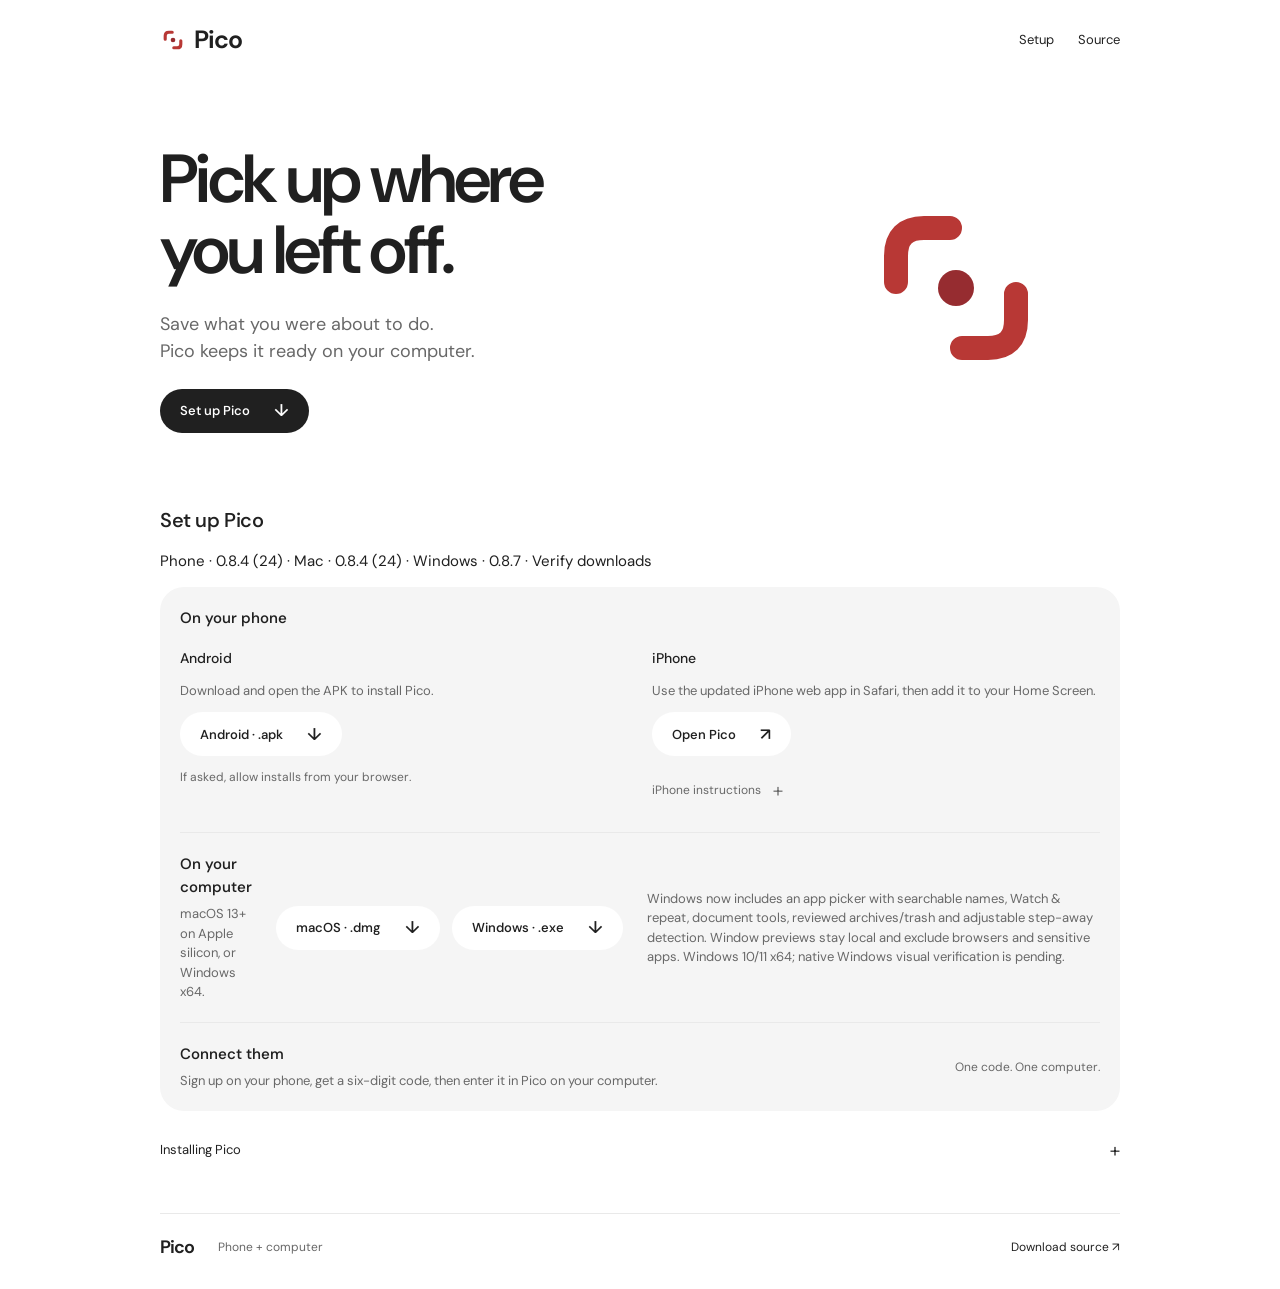
<file: website/index.html>
<!doctype html>
<html lang="en">

<head>
    <meta charset="utf-8">
    <meta name="viewport" content="width=device-width,initial-scale=1">
    <meta name="color-scheme" content="light dark">
    <meta name="theme-color" content="#ffffff">
    <title>Pico · Set up your companion</title>
    <meta name="description"
        content="Connect Pico on your phone and computer. Save what you were about to do, and return to it later.">
    <link rel="icon" href="assets/branding/pico-mark.svg">
    <link rel="stylesheet" href="style.css">
</head>

<body>
    <header class="shell"><a class="brand" href="#top" aria-label="Pico home"><img src="assets/branding/pico-mark.svg"
                alt="" width="26" height="26">Pico</a>
        <nav aria-label="Main navigation"><a href="#setup">Setup</a><a href="/download/Pico-source.zip">Source</a></nav>
    </header>
    <main class="shell" id="top">
        <section class="intro" aria-labelledby="intro-title">
            <div class="intro-copy">
                <h1 id="intro-title">Pick up where<br>you left off.</h1>
                <p>Save what you were about to do.<br>Pico keeps it ready on your computer.</p><a class="button primary"
                    href="#setup">Set up Pico <span aria-hidden="true">↓</span></a>
            </div><img class="hero-logo" src="assets/branding/pico-mark.svg" width="200" height="200" alt="Pico logo">
        </section>
        <section class="setup" id="setup" aria-labelledby="setup-title">
            <h2 id="setup-title">Set up Pico</h2>
            <p class="install-note">Phone · 0.8.4 (24) · Mac · 0.8.4 (24) · Windows · 0.8.7 · <a href="/download/SHA256SUMS">Verify downloads</a></p>
            <div class="steps">
                <article class="step phone-step">
                    <div class="step-copy"><h3>On your phone</h3></div>
                    <div class="phone-options">
                        <div class="phone-option">
                            <h4>Android</h4>
                            <p>Download and open the APK to install Pico.</p>
                            <a class="button secondary" href="/download/Pico-Android.apk?v=0.8.4-24" download>Android · .apk <span aria-hidden="true">↓</span></a>
                            <p class="install-note">If asked, allow installs from your browser.</p>
                        </div>
                        <div class="phone-option">
                            <h4>iPhone</h4>
                            <p>Use the updated iPhone web app in Safari, then add it to your Home Screen.</p>
                            <a class="button secondary" href="/phone/">Open Pico <span aria-hidden="true">↗</span></a>
                            <details class="iphone-instructions">
                                <summary>iPhone instructions <span aria-hidden="true">+</span></summary>
                                <ol>
                                    <li>Open Pico in Safari and tap Share.</li>
                                    <li>Choose Add to Home Screen. Enable Open as Web App if shown, then tap Add.</li>
                                    <li>Open Pico from its Home Screen icon and sign up.</li>
                                </ol>
                            </details>
                        </div>
                    </div>
                </article>
                <article class="step">
                    <div class="step-copy">
                        <h3>On your computer</h3>
                        <p>macOS 13+ on Apple silicon, or Windows x64.</p>
                    </div>
                    <div class="platforms"><a class="button secondary" href="/download/Pico-macOS.dmg?v=0.8.4-24">macOS · .dmg
                            <span aria-hidden="true">↓</span></a><a class="button secondary"
                            href="/download/Pico-Setup.exe?v=0.8.7">Windows · .exe <span aria-hidden="true">↓</span></a></div>
                    <p class="install-note">Windows now includes an app picker with searchable names, Watch &amp; repeat, document tools, reviewed archives/trash and adjustable step-away detection. Window previews stay local and exclude browsers and sensitive apps. Windows 10/11 x64; native Windows visual verification is pending.</p>
                </article>
                <article class="step">
                    <div class="step-copy">
                        <h3>Connect them</h3>
                        <p>Sign up on your phone, get a six-digit code, then enter it in Pico on your computer.</p>
                    </div><span class="step-note">One code. One computer.</span>
                </article>
            </div>
            <details class="install">
                <summary>Installing Pico <span aria-hidden="true">+</span></summary>
                <div class="install-content">
                    <p>On macOS, open the disk image and drag Pico into Applications. On Windows, run Pico-Setup.exe to
                        install for your account.</p>
                    <p>In Pico, enter the six-digit connection code from your phone.</p>
                </div>
            </details>
        </section>
        <footer><a class="brand" href="#top">Pico</a>
            <p>Phone + computer</p><a href="/download/Pico-source.zip">Download source <span
                    aria-hidden="true">↗</span></a>
        </footer>
        <p class="sr-only" id="copy-status" role="status" aria-live="polite"></p>
    </main>
    <script src="site.js"></script>
</body>

</html>
</file>
<file: website/style.css>
@font-face {
    font-family: DM;
    src: url('assets/fonts/DMSans.ttf');
    font-display: swap
}

:root {
    color-scheme: light dark;
    --canvas: #fff;
    --ink: #202020;
    --muted: #686868;
    --surface: #f5f5f5;
    --line: #e9e9e9;
    --accent: #B83835;
    --button: #202020;
    --on-button: #fff
}

@media(prefers-color-scheme:dark) {
    :root {
        --canvas: #161616;
        --ink: #f5f5f5;
        --muted: #aaa;
        --surface: #222;
        --line: #333;
        --button: #f5f5f5;
        --on-button: #202020
    }
}

* {
    box-sizing: border-box
}

html {
    scroll-behavior: smooth;
    scroll-padding-top: 24px
}

body {
    margin: 0;
    background: var(--canvas);
    color: var(--ink);
    font: 15px/1.5 DM, system-ui, sans-serif
}

a {
    color: inherit;
    text-decoration: none
}

button,
select {
    font: inherit
}

.shell {
    width: min(100%, 984px);
    margin-inline: auto;
    padding-inline: 12px
}

header {
    height: 80px;
    display: flex;
    align-items: center;
    justify-content: space-between;
    gap: 12px
}

.brand {
    display: inline-flex;
    align-items: center;
    gap: 8px;
    font-size: 25px;
    font-weight: 650;
    letter-spacing: -1px
}

nav {
    display: flex;
    align-items: center;
    gap: 24px;
    font-size: 13px
}

nav a {
    padding-block: 12px
}

nav a:hover,
footer a:hover {
    text-decoration: underline;
    text-underline-offset: 5px
}

.theme-picker select {
    border: 0;
    border-radius: 10px;
    padding: 8px 24px 8px 10px;
    background: var(--surface);
    color: var(--ink);
    font-size: 12px;
    cursor: pointer
}

.intro {
    display: flex;
    align-items: center;
    justify-content: space-between;
    gap: 48px;
    padding: 64px 0 60px
}

h1 {
    font-size: clamp(44px, 6.1vw, 68px);
    font-weight: 600;
    line-height: 1.05;
    letter-spacing: -3px;
    margin: 0
}

.intro p {
    font-size: 18px;
    line-height: 1.5;
    color: var(--muted);
    margin: 24px 0
}

.button {
    display: inline-flex;
    align-items: center;
    justify-content: center;
    gap: 24px;
    white-space: nowrap;
    min-height: 44px;
    border-radius: 24px;
    padding: 12px 20px;
    font-size: 13px;
    font-weight: 550
}

.button span {
    font-size: 17px;
    line-height: 1
}

.primary {
    color: var(--on-button);
    background: var(--button);
    margin-top: 0
}

.secondary {
    background: var(--surface);
    color: var(--ink)
}

.button:hover {
    filter: brightness(.93)
}

.hero-logo {
    width: 200px;
    height: 200px;
    flex-shrink: 0;
    margin: 0 64px 0 0
}

.setup {
    padding: 12px 0 36px
}

h2 {
    font-size: 20px;
    letter-spacing: -.4px;
    font-weight: 550;
    margin: 0 0 12px
}

.steps {
    background: var(--surface);
    border-radius: 24px;
    padding: 0 20px
}

.step {
    display: flex;
    align-items: center;
    justify-content: space-between;
    gap: 24px;
    padding: 20px 0
}

.step+.step {
    border-top: 1px solid var(--line)
}

h3 {
    font-size: 15px;
    font-weight: 550;
    margin: 0 0 6px
}

.step p {
    font-size: 13px;
    color: var(--muted);
    margin: 0
}

.step .secondary {
    background: var(--canvas)
}

.platforms {
    display: flex;
    gap: 12px
}

.step-note {
    font-size: 12px;
    color: var(--muted);
    white-space: nowrap
}

.install {
    margin-top: 12px;
    font-size: 13px
}

summary {
    min-height: 48px;
    display: flex;
    align-items: center;
    justify-content: space-between;
    gap: 12px;
    cursor: pointer;
    list-style: none;
    padding: 12px 0
}

summary::-webkit-details-marker {
    display: none
}

summary>span {
    font-size: 20px;
    font-weight: 300
}

details[open] summary>span {
    transform: rotate(45deg)
}

.install-content {
    padding: 0 0 12px;
    max-width: 760px;
    color: var(--muted)
}

.install-content p {
    margin: 0 0 12px
}

.commands {
    display: flex;
    gap: 24px;
    margin: 12px 0 20px
}

.commands>div {
    min-width: 0;
    flex: 1
}

h4 {
    font-size: 12px;
    font-weight: 500;
    color: var(--ink);
    margin: 0 0 6px
}

code {
    font: 12px/1.5 ui-monospace, monospace;
    overflow-wrap: anywhere
}

.commands code {
    display: block;
    border-radius: 10px;
    padding: 12px;
    background: var(--surface);
    color: var(--ink)
}

footer {
    display: flex;
    align-items: center;
    gap: 24px;
    padding: 20px 0 28px;
    border-top: 1px solid var(--line);
    font-size: 12px
}

footer .brand {
    font-size: 18px
}

footer p {
    color: var(--muted);
    margin: 0
}

footer>a:last-child {
    margin-left: auto
}

.sr-only {
    position: absolute;
    width: 1px;
    height: 1px;
    padding: 0;
    margin: -1px;
    overflow: hidden;
    clip: rect(0, 0, 0, 0);
    white-space: nowrap;
    border: 0
}

a:focus-visible,
select:focus-visible,
summary:focus-visible {
    outline: 2px solid var(--accent);
    outline-offset: 5px
}

@media(max-width:640px) {
    header {
        height: 68px
    }

    nav {
        gap: 16px
    }

    .brand {
        font-size: 23px
    }

    .intro {
        padding: 44px 0;
        gap: 12px;
        align-items: flex-start
    }

    h1 {
        font-size: 45px;
        letter-spacing: -2px
    }

    .intro p {
        font-size: 15px;
        margin: 20px 0
    }

    .hero-logo {
        width: 68px;
        height: 68px;
        margin: 0
    }

    .step {
        align-items: flex-start;
        flex-direction: column;
        gap: 12px;
        padding: 18px 0
    }

    .steps {
        padding: 0 16px
    }

    .step .button {
        min-height: 44px
    }

    .step-note {
        display: none
    }

    .commands {
        flex-direction: column;
        gap: 12px
    }

    .platforms {
        width: 100%
    }

    .platforms .button {
        flex: 1
    }

    footer {
        gap: 12px
    }

    .setup {
        padding-bottom: 20px
    }
}

@media(max-width:370px) {
    h1 {
        font-size: 38px
    }

    .hero-logo {
        width: 52px;
        height: 52px
    }

    nav {
        gap: 12px
    }

    nav>a:nth-child(2) {
        display: none
    }
}

@media(prefers-reduced-motion:reduce) {
    html {
        scroll-behavior: auto
    }
}

.platform-kit {
    display: flex;
    flex-direction: column;
    align-items: stretch;
    gap: 12px
}

.copy-command {
    display: inline-flex;
    align-items: center;
    justify-content: center;
    gap: 6px;
    padding: 4px 8px;
    min-height: 44px;
    background: none;
    border: 0;
    color: var(--muted);
    font: 12px DM, system-ui, sans-serif;
    cursor: pointer;
    border-radius: 8px
}

.copy-command:hover {
    color: var(--ink)
}

.copy-command:focus-visible {
    outline: 2px solid var(--accent);
    outline-offset: 3px
}

@media(max-width:640px) {
    .platform-kit {
        flex: 1
    }

    .platform-kit .button {
        flex: auto
    }

    .step:first-child .step-note {
        display: block;
        white-space: normal
    }
}

.command-box {
    position: relative;
    display: flex;
    align-items: center;
    gap: 12px;
    background: var(--surface);
    border-radius: 10px;
    padding-right: 8px
}

.commands .command-box code {
    flex: 1;
    min-width: 0;
    background: none
}

.command-box .copy-command {
    flex: none;
    padding: 8px
}

.command-box .copy-command span {
    display: none
}
.phone-step {
    align-items: stretch;
    flex-direction: column;
    gap: 12px;
}
.phone-options {
    display: grid;
    grid-template-columns: repeat(2, minmax(0, 1fr));
    gap: 24px;
}
.phone-option { min-width: 0; }
.phone-option h4 { font-size: 14px; margin: 0 0 12px; }
.phone-option .button { margin-top: 12px; }
.phone-option .install-note { margin-top: 12px; font-size: 12px; }
.iphone-instructions { color: var(--muted); font-size: 12px; margin-top: 12px; }
.iphone-instructions summary { min-height: 44px; padding: 0; justify-content: flex-start; }
.iphone-instructions ol { padding-left: 20px; margin: 0; }
.iphone-instructions li + li { margin-top: 12px; }
@media(max-width:640px) {
    .phone-options { grid-template-columns: 1fr; gap: 20px; }
    .phone-option + .phone-option { border-top: 1px solid var(--line); padding-top: 20px; }
}
</file>
